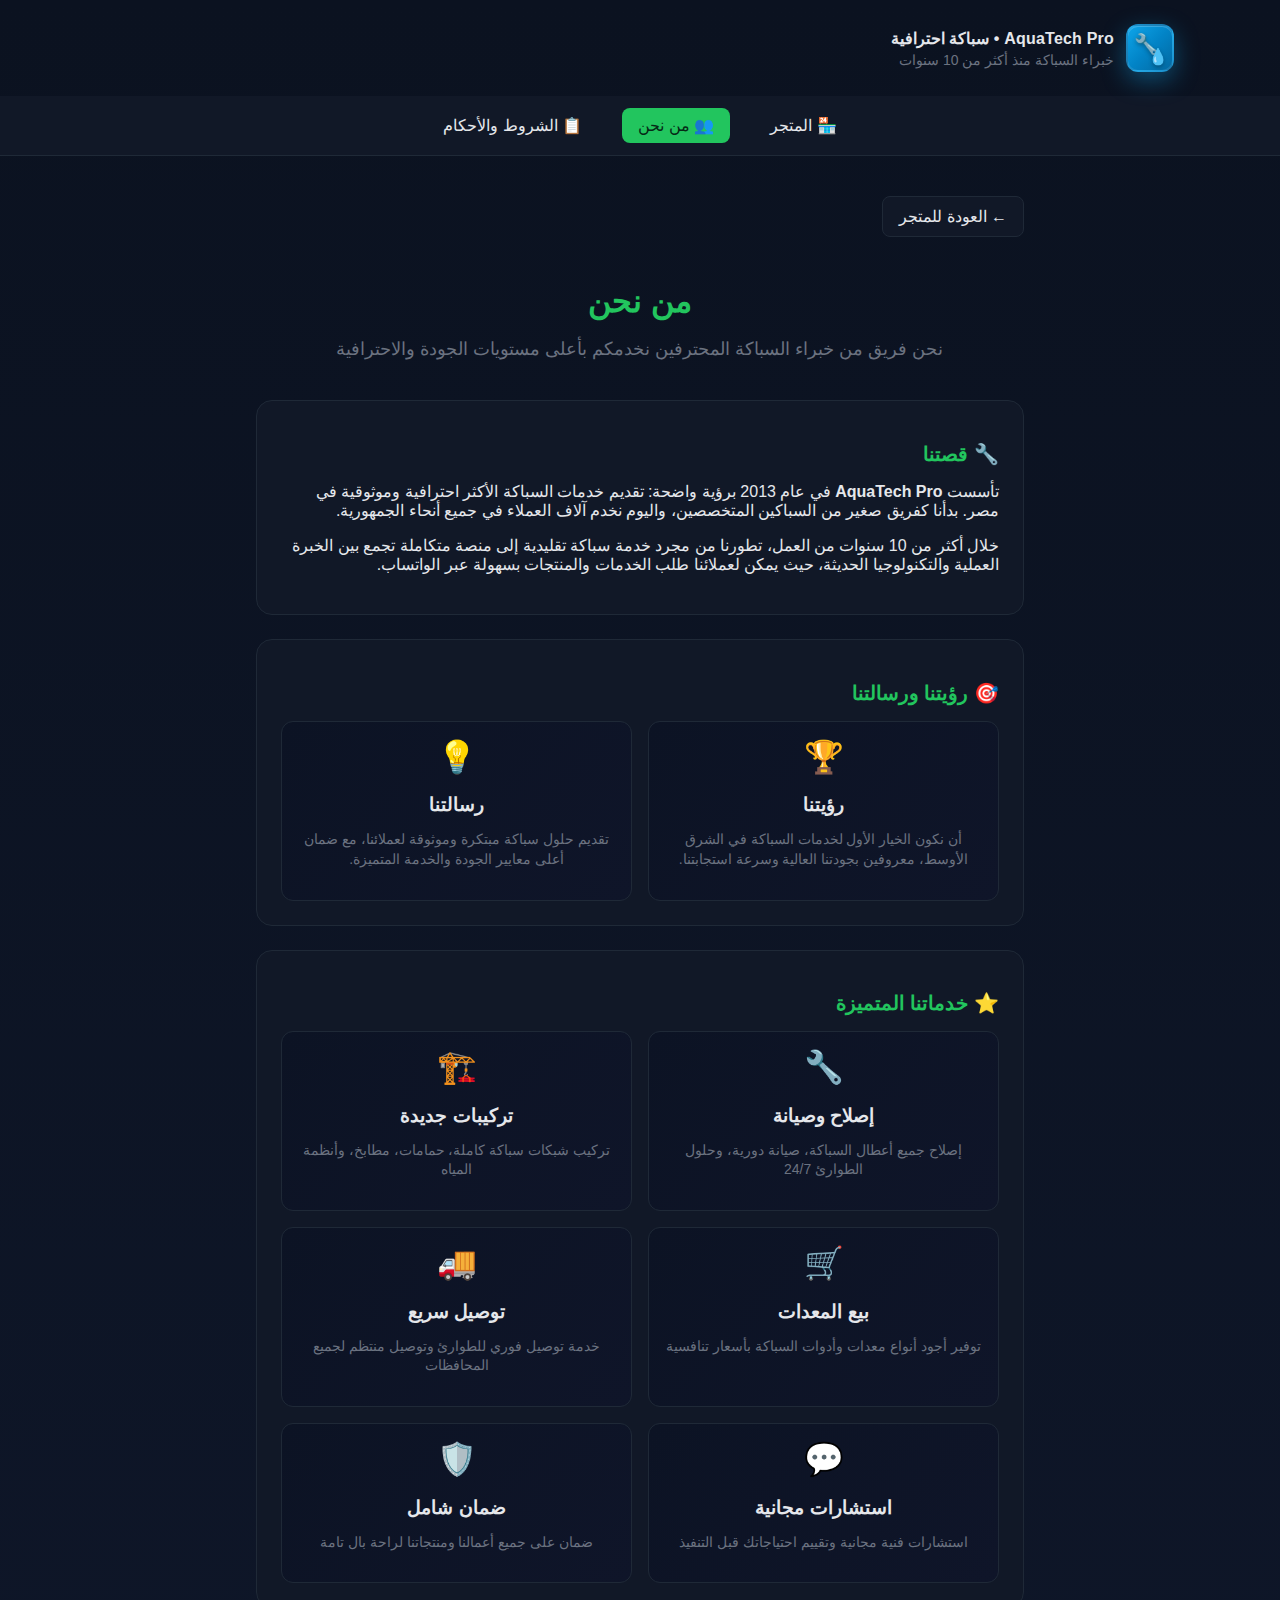
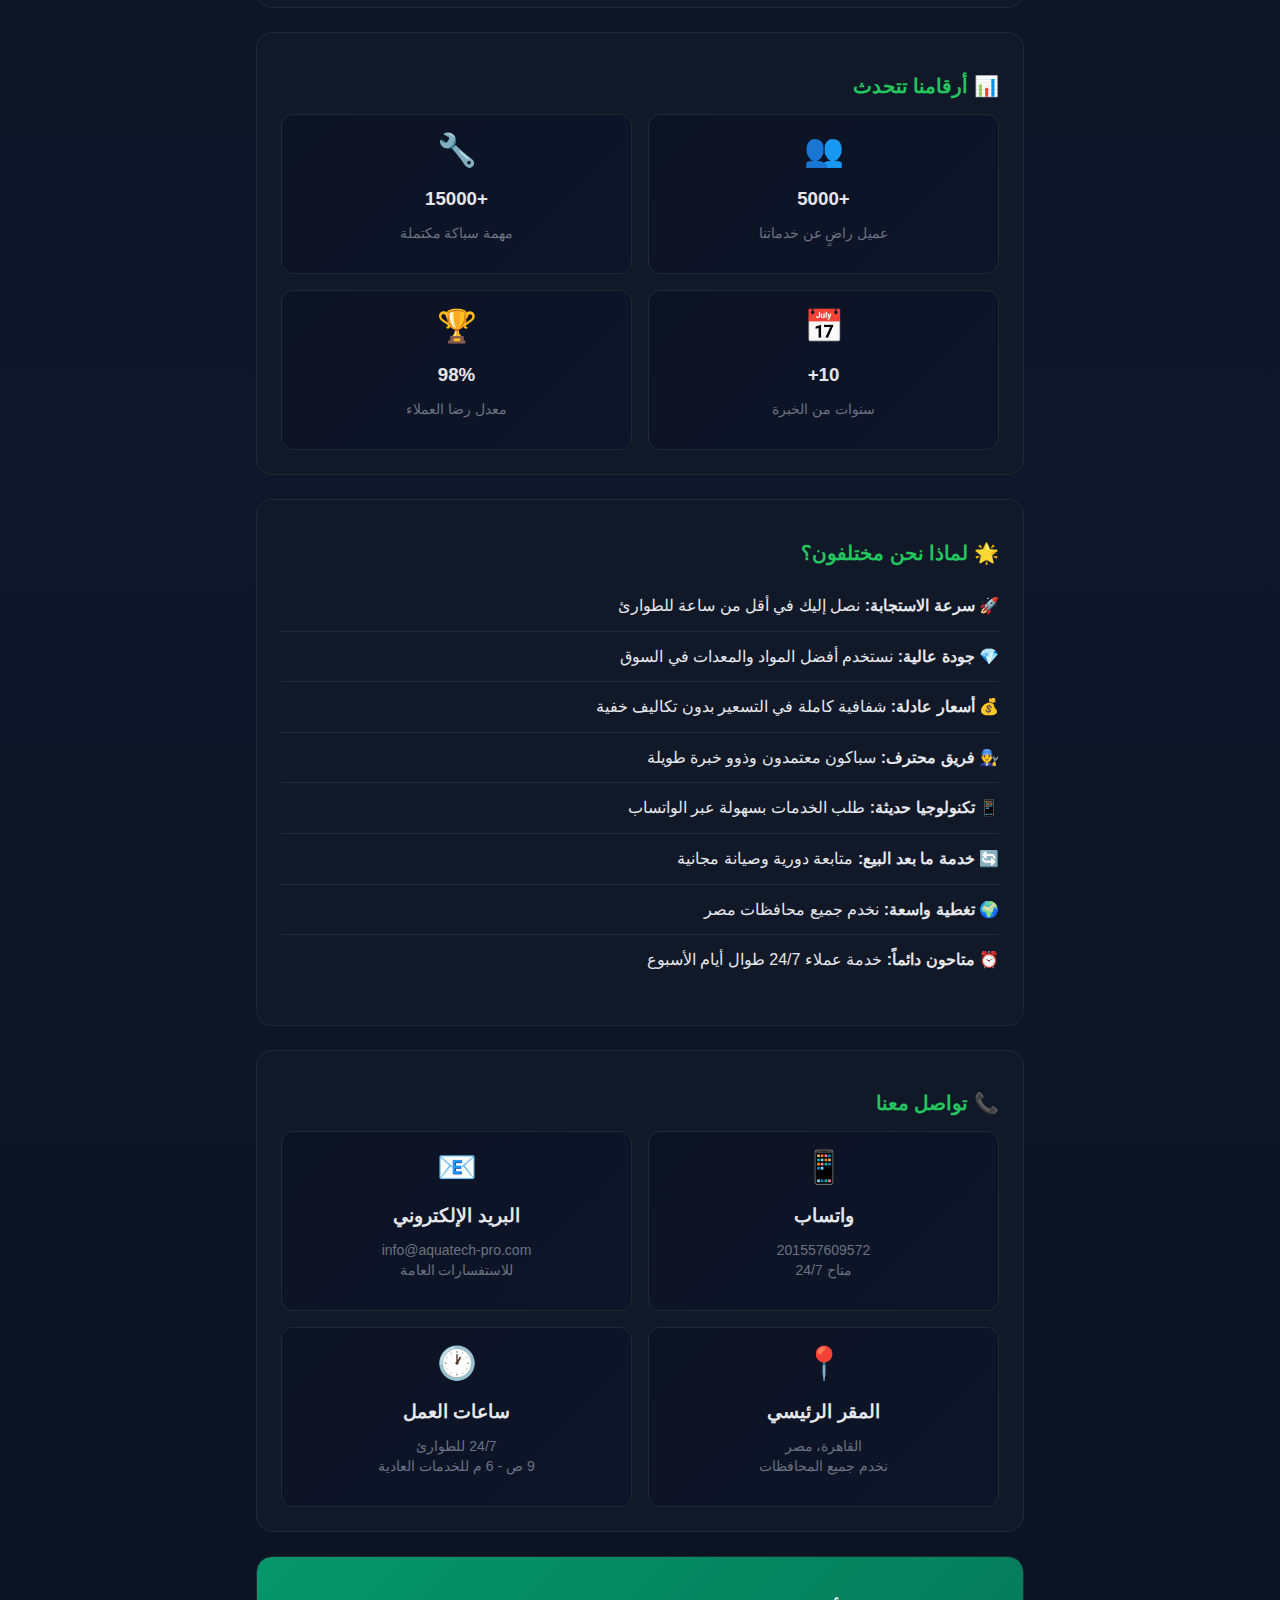
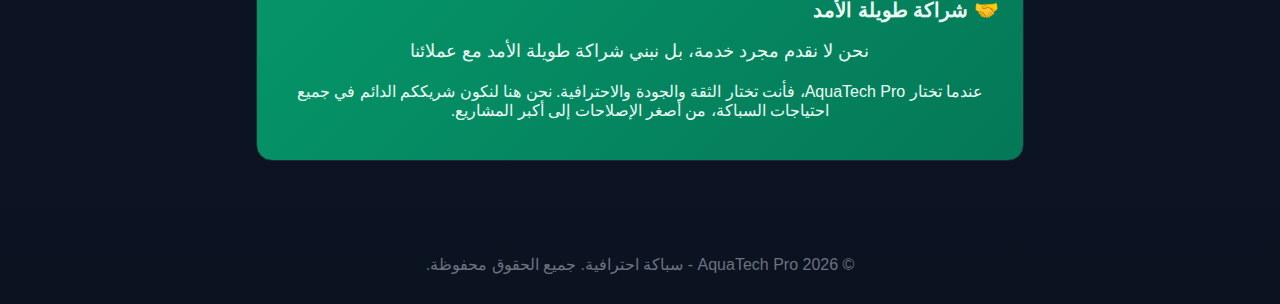
<file: about.html>
<!doctype html>
<html lang="ar" dir="rtl">
<head>
  <meta charset="utf-8">
  <title>من نحن - AquaTech Pro</title>
  <meta name="viewport" content="width=device-width, initial-scale=1">
  <meta name="description" content="تعرف على AquaTech Pro - خبراء السباكة في مصر. أكثر من 10 سنوات في خدمات السباكة الاحترافية والتوصيل السريع">
  <meta name="keywords" content="AquaTech Pro, سباكة, خدمات سباكة, مصر, سباك محترف">
  
  <!-- Open Graph Meta Tags -->
  <meta property="og:title" content="من نحن - AquaTech Pro">
  <meta property="og:description" content="تعرف على AquaTech Pro - خبراء السباكة في مصر. أكثر من 10 سنوات في خدمات السباكة الاحترافية">
  <meta property="og:type" content="website">
  <meta property="og:url" content="https://mr-coder-2707.github.io/store1-test/about.html">
  <meta property="og:image" content="https://mr-coder-2707.github.io/store1-test/img/icon.png">
  <meta property="og:site_name" content="AquaTech Pro">
  <meta property="og:locale" content="ar_EG">
  
  <!-- Twitter Card Meta Tags -->
  <meta name="twitter:card" content="summary_large_image">
  <meta name="twitter:title" content="من نحن - AquaTech Pro">
  <meta name="twitter:description" content="تعرف على AquaTech Pro - خبراء السباكة في مصر">
  <meta name="twitter:image" content="https://mr-coder-2707.github.io/store1-test/img/icon.png">
  <meta property="og:url" content="https://mr-coder-2707.github.io/store1-test/">

  
  <link rel="stylesheet" href="style.css">
  <link rel="icon" type="image/png" href="img/icon.png">
</head>
  <link rel="icon" type="image/png" href="img/icon.png">
</head>
<body>
  <header>
    <div class="brand">
      <div class="logo" aria-hidden="true"></div>
      <div>
        <div class="title">AquaTech Pro • سباكة احترافية</div>
        <div class="subtitle">خبراء السباكة منذ أكثر من 10 سنوات</div>
      </div>
    </div>
  </header>

  <nav>
    <div class="nav-container">
      <a href="index.html" class="nav-link">🏪 المتجر</a>
      <a href="about.html" class="nav-link active">👥 من نحن</a>
      <a href="terms.html" class="nav-link">📋 الشروط والأحكام</a>
    </div>
  </nav>

  <main class="page-container">
    <a href="index.html" class="back-btn">
      ← العودة للمتجر
    </a>
    
    <div class="page-header">
      <h1 class="page-title">من نحن</h1>
      <p class="page-subtitle">نحن فريق من خبراء السباكة المحترفين نخدمكم بأعلى مستويات الجودة والاحترافية</p>
    </div>

    <div class="content-section">
      <h2 class="section-title">🔧 قصتنا</h2>
      <p>تأسست <strong>AquaTech Pro</strong> في عام 2013 برؤية واضحة: تقديم خدمات السباكة الأكثر احترافية وموثوقية في مصر. بدأنا كفريق صغير من السباكين المتخصصين، واليوم نخدم آلاف العملاء في جميع أنحاء الجمهورية.</p>
      
      <p>خلال أكثر من 10 سنوات من العمل، تطورنا من مجرد خدمة سباكة تقليدية إلى منصة متكاملة تجمع بين الخبرة العملية والتكنولوجيا الحديثة، حيث يمكن لعملائنا طلب الخدمات والمنتجات بسهولة عبر الواتساب.</p>
    </div>

    <div class="content-section">
      <h2 class="section-title">🎯 رؤيتنا ورسالتنا</h2>
      <div class="feature-grid">
        <div class="feature-card">
          <div class="feature-icon">🏆</div>
          <h3 class="feature-title">رؤيتنا</h3>
          <p class="feature-desc">أن نكون الخيار الأول لخدمات السباكة في الشرق الأوسط، معروفين بجودتنا العالية وسرعة استجابتنا.</p>
        </div>
        <div class="feature-card">
          <div class="feature-icon">💡</div>
          <h3 class="feature-title">رسالتنا</h3>
          <p class="feature-desc">تقديم حلول سباكة مبتكرة وموثوقة لعملائنا، مع ضمان أعلى معايير الجودة والخدمة المتميزة.</p>
        </div>
      </div>
    </div>

    <div class="content-section">
      <h2 class="section-title">⭐ خدماتنا المتميزة</h2>
      <div class="feature-grid">
        <div class="feature-card">
          <div class="feature-icon">🔧</div>
          <h3 class="feature-title">إصلاح وصيانة</h3>
          <p class="feature-desc">إصلاح جميع أعطال السباكة، صيانة دورية، وحلول الطوارئ 24/7</p>
        </div>
        <div class="feature-card">
          <div class="feature-icon">🏗️</div>
          <h3 class="feature-title">تركيبات جديدة</h3>
          <p class="feature-desc">تركيب شبكات سباكة كاملة، حمامات، مطابخ، وأنظمة المياه</p>
        </div>
        <div class="feature-card">
          <div class="feature-icon">🛒</div>
          <h3 class="feature-title">بيع المعدات</h3>
          <p class="feature-desc">توفير أجود أنواع معدات وأدوات السباكة بأسعار تنافسية</p>
        </div>
        <div class="feature-card">
          <div class="feature-icon">🚚</div>
          <h3 class="feature-title">توصيل سريع</h3>
          <p class="feature-desc">خدمة توصيل فوري للطوارئ وتوصيل منتظم لجميع المحافظات</p>
        </div>
        <div class="feature-card">
          <div class="feature-icon">💬</div>
          <h3 class="feature-title">استشارات مجانية</h3>
          <p class="feature-desc">استشارات فنية مجانية وتقييم احتياجاتك قبل التنفيذ</p>
        </div>
        <div class="feature-card">
          <div class="feature-icon">🛡️</div>
          <h3 class="feature-title">ضمان شامل</h3>
          <p class="feature-desc">ضمان على جميع أعمالنا ومنتجاتنا لراحة بال تامة</p>
        </div>
      </div>
    </div>

    <div class="content-section">
      <h2 class="section-title">📊 أرقامنا تتحدث</h2>
      <div class="feature-grid">
        <div class="feature-card">
          <div class="feature-icon">👥</div>
          <h3 class="feature-title">+5000</h3>
          <p class="feature-desc">عميل راضٍ عن خدماتنا</p>
        </div>
        <div class="feature-card">
          <div class="feature-icon">🔧</div>
          <h3 class="feature-title">+15000</h3>
          <p class="feature-desc">مهمة سباكة مكتملة</p>
        </div>
        <div class="feature-card">
          <div class="feature-icon">📅</div>
          <h3 class="feature-title">10+</h3>
          <p class="feature-desc">سنوات من الخبرة</p>
        </div>
        <div class="feature-card">
          <div class="feature-icon">🏆</div>
          <h3 class="feature-title">98%</h3>
          <p class="feature-desc">معدل رضا العملاء</p>
        </div>
      </div>
    </div>

    <div class="content-section">
      <h2 class="section-title">🌟 لماذا نحن مختلفون؟</h2>
      <ul class="terms-list">
        <li><strong>🚀 سرعة الاستجابة:</strong> نصل إليك في أقل من ساعة للطوارئ</li>
        <li><strong>💎 جودة عالية:</strong> نستخدم أفضل المواد والمعدات في السوق</li>
        <li><strong>💰 أسعار عادلة:</strong> شفافية كاملة في التسعير بدون تكاليف خفية</li>
        <li><strong>👨‍🔧 فريق محترف:</strong> سباكون معتمدون وذوو خبرة طويلة</li>
        <li><strong>📱 تكنولوجيا حديثة:</strong> طلب الخدمات بسهولة عبر الواتساب</li>
        <li><strong>🔄 خدمة ما بعد البيع:</strong> متابعة دورية وصيانة مجانية</li>
        <li><strong>🌍 تغطية واسعة:</strong> نخدم جميع محافظات مصر</li>
        <li><strong>⏰ متاحون دائماً:</strong> خدمة عملاء 24/7 طوال أيام الأسبوع</li>
      </ul>
    </div>

    <div class="content-section">
      <h2 class="section-title">📞 تواصل معنا</h2>
      <div class="feature-grid">
        <div class="feature-card">
          <div class="feature-icon">📱</div>
          <h3 class="feature-title">واتساب</h3>
          <p class="feature-desc">201557609572<br>متاح 24/7</p>
        </div>
        <div class="feature-card">
          <div class="feature-icon">📧</div>
          <h3 class="feature-title">البريد الإلكتروني</h3>
          <p class="feature-desc">info@aquatech-pro.com<br>للاستفسارات العامة</p>
        </div>
        <div class="feature-card">
          <div class="feature-icon">📍</div>
          <h3 class="feature-title">المقر الرئيسي</h3>
          <p class="feature-desc">القاهرة، مصر<br>نخدم جميع المحافظات</p>
        </div>
        <div class="feature-card">
          <div class="feature-icon">🕐</div>
          <h3 class="feature-title">ساعات العمل</h3>
          <p class="feature-desc">24/7 للطوارئ<br>9 ص - 6 م للخدمات العادية</p>
        </div>
      </div>
    </div>

    <div class="content-section" style="text-align: center; background: linear-gradient(135deg, #059669, #047857); color: #ecfdf5;">
      <h2 class="section-title" style="color: #ecfdf5;">🤝 شراكة طويلة الأمد</h2>
      <p style="font-size: 18px; margin-bottom: 20px;">نحن لا نقدم مجرد خدمة، بل نبني شراكة طويلة الأمد مع عملائنا</p>
      <p>عندما تختار AquaTech Pro، فأنت تختار الثقة والجودة والاحترافية. نحن هنا لنكون شريككم الدائم في جميع احتياجات السباكة، من أصغر الإصلاحات إلى أكبر المشاريع.</p>
    </div>
  </main>

  <footer>
    © <span id="year"></span> AquaTech Pro - سباكة احترافية. جميع الحقوق محفوظة.
  </footer>

  <script>
    document.getElementById('year').textContent = new Date().getFullYear();
  </script>
</body>
</html>
</file>
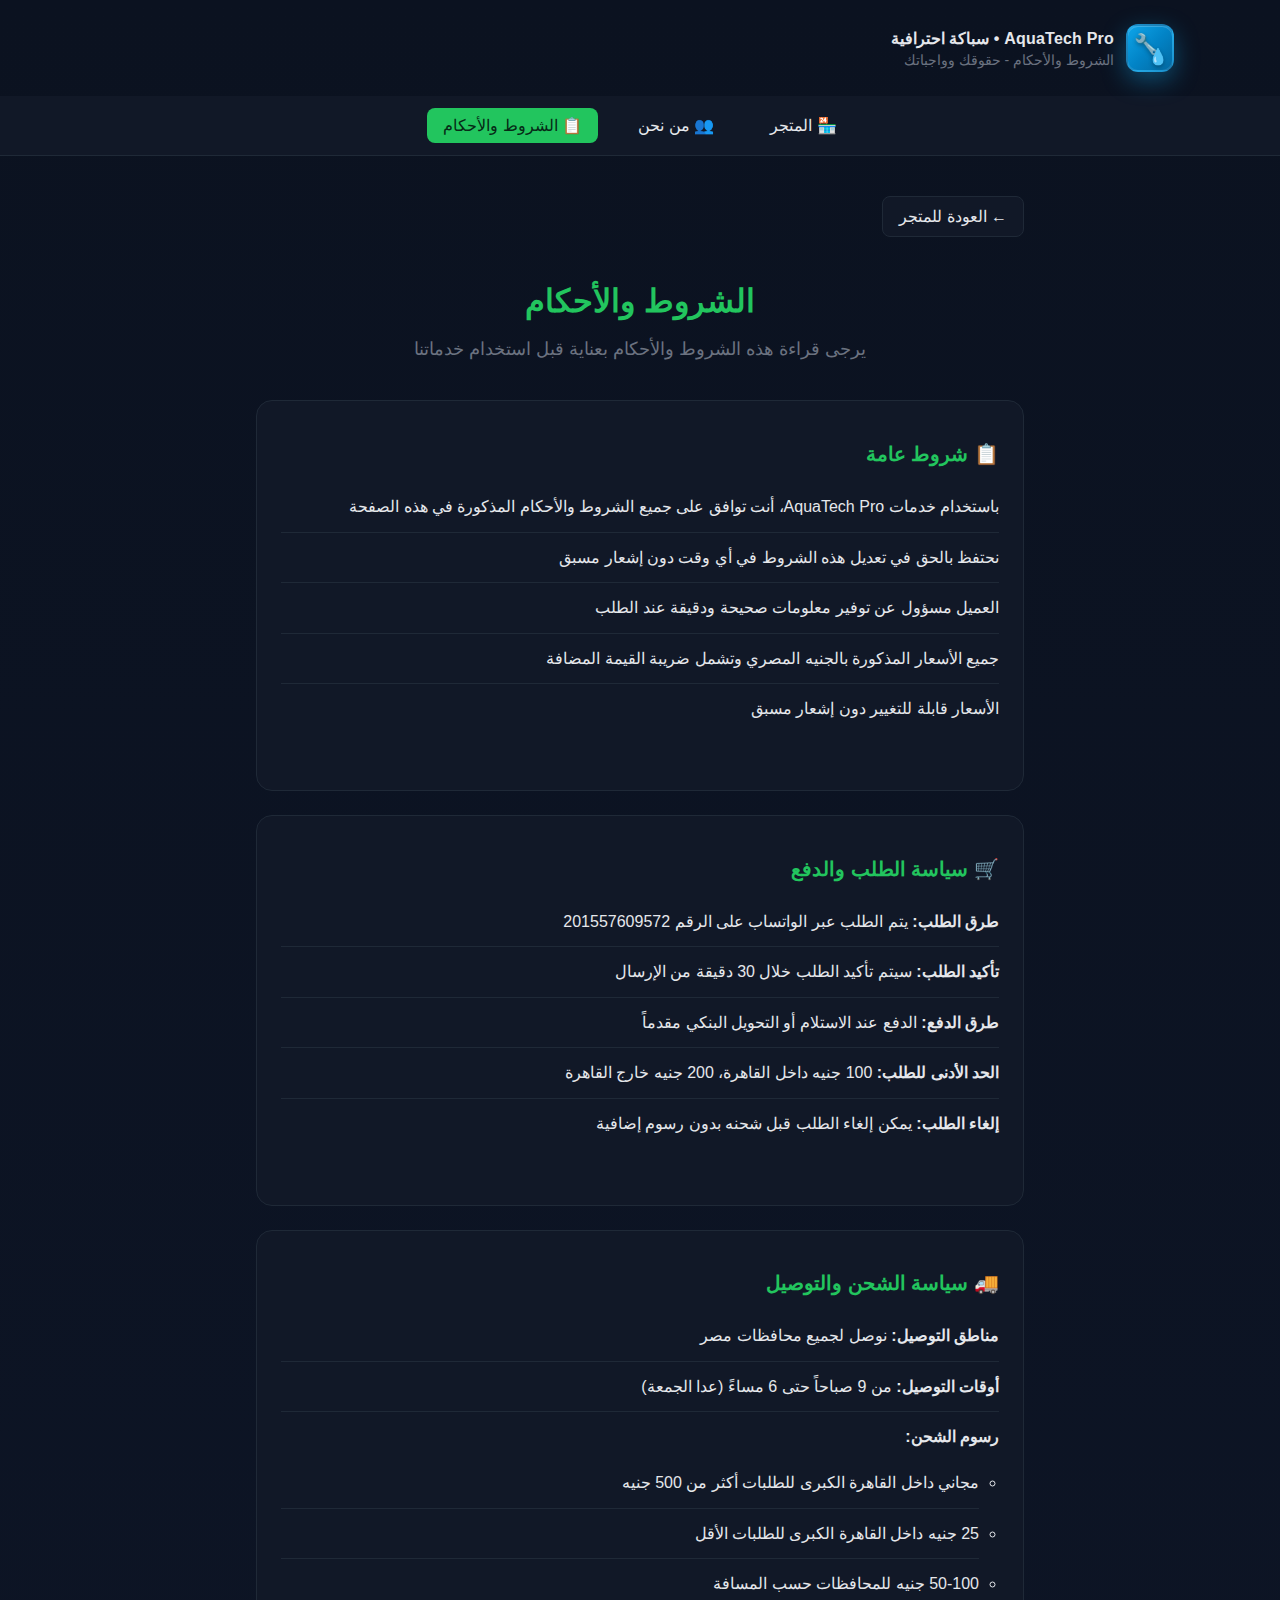
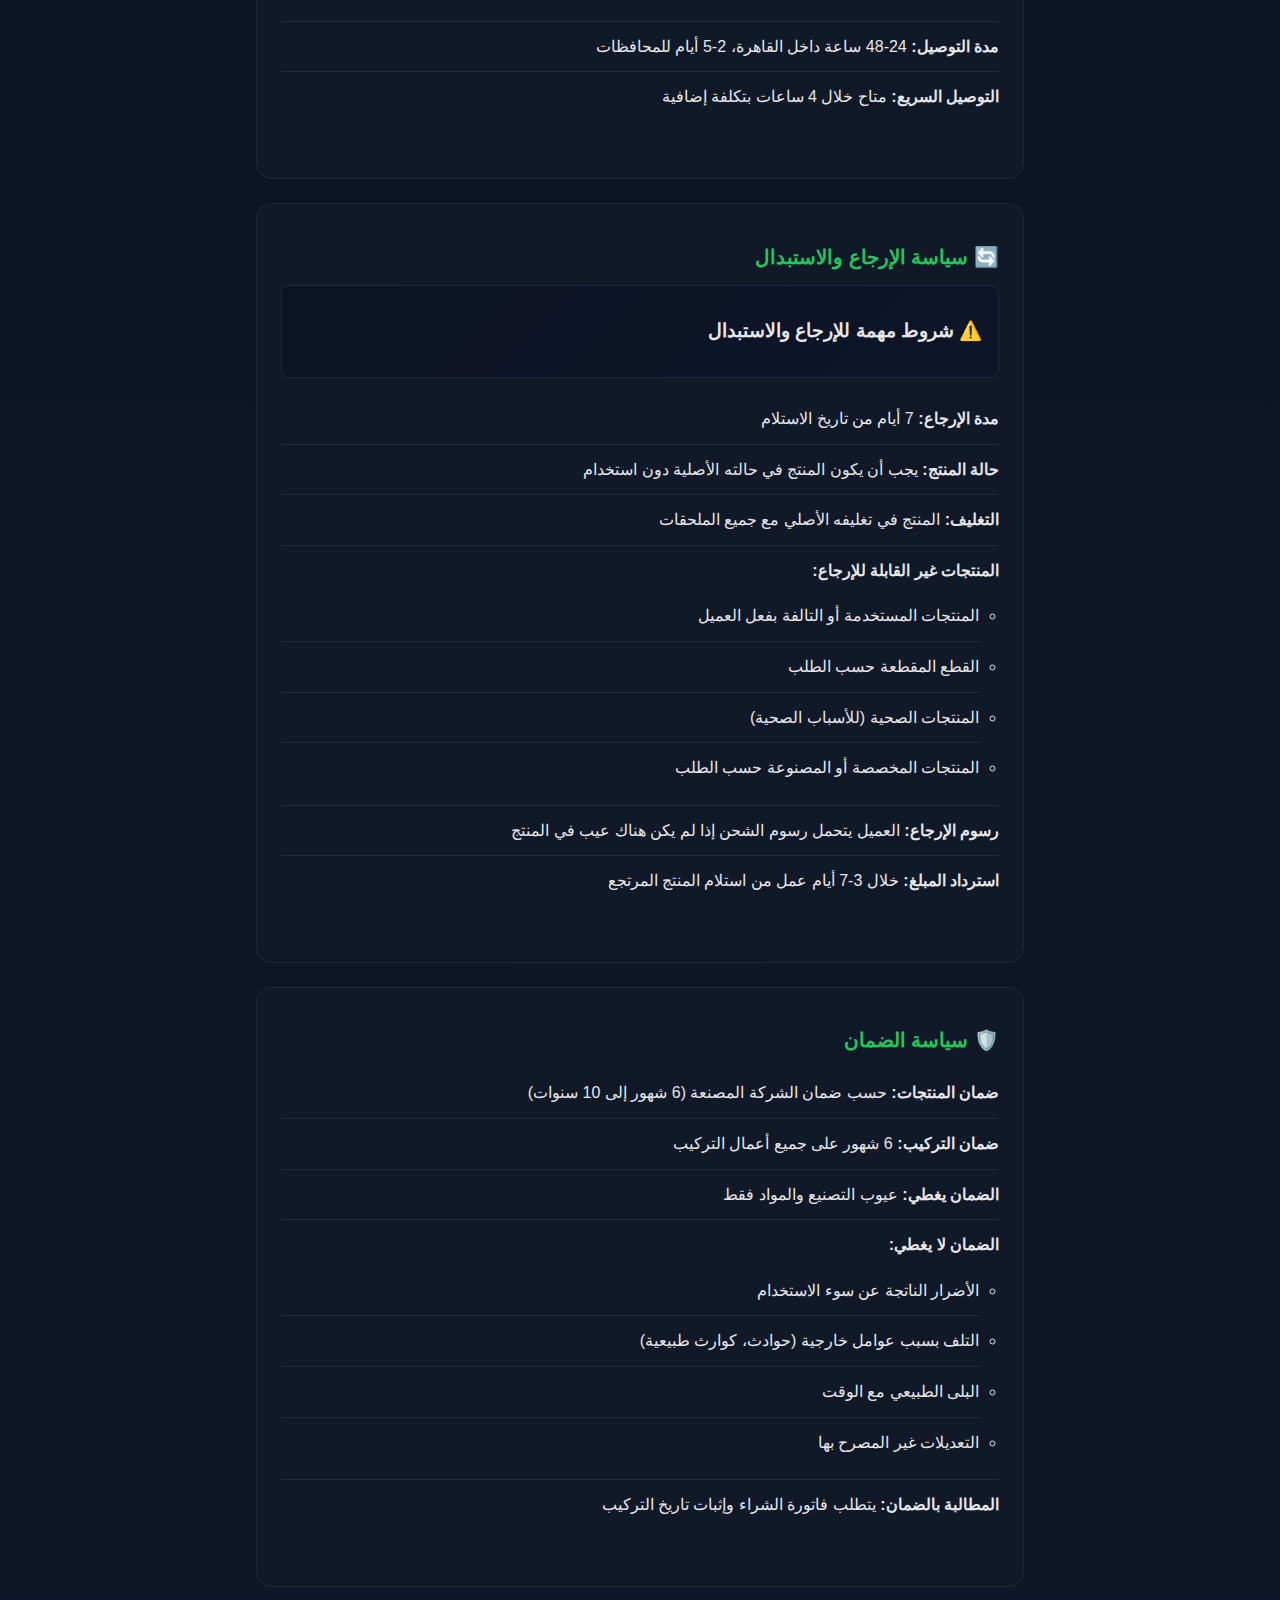
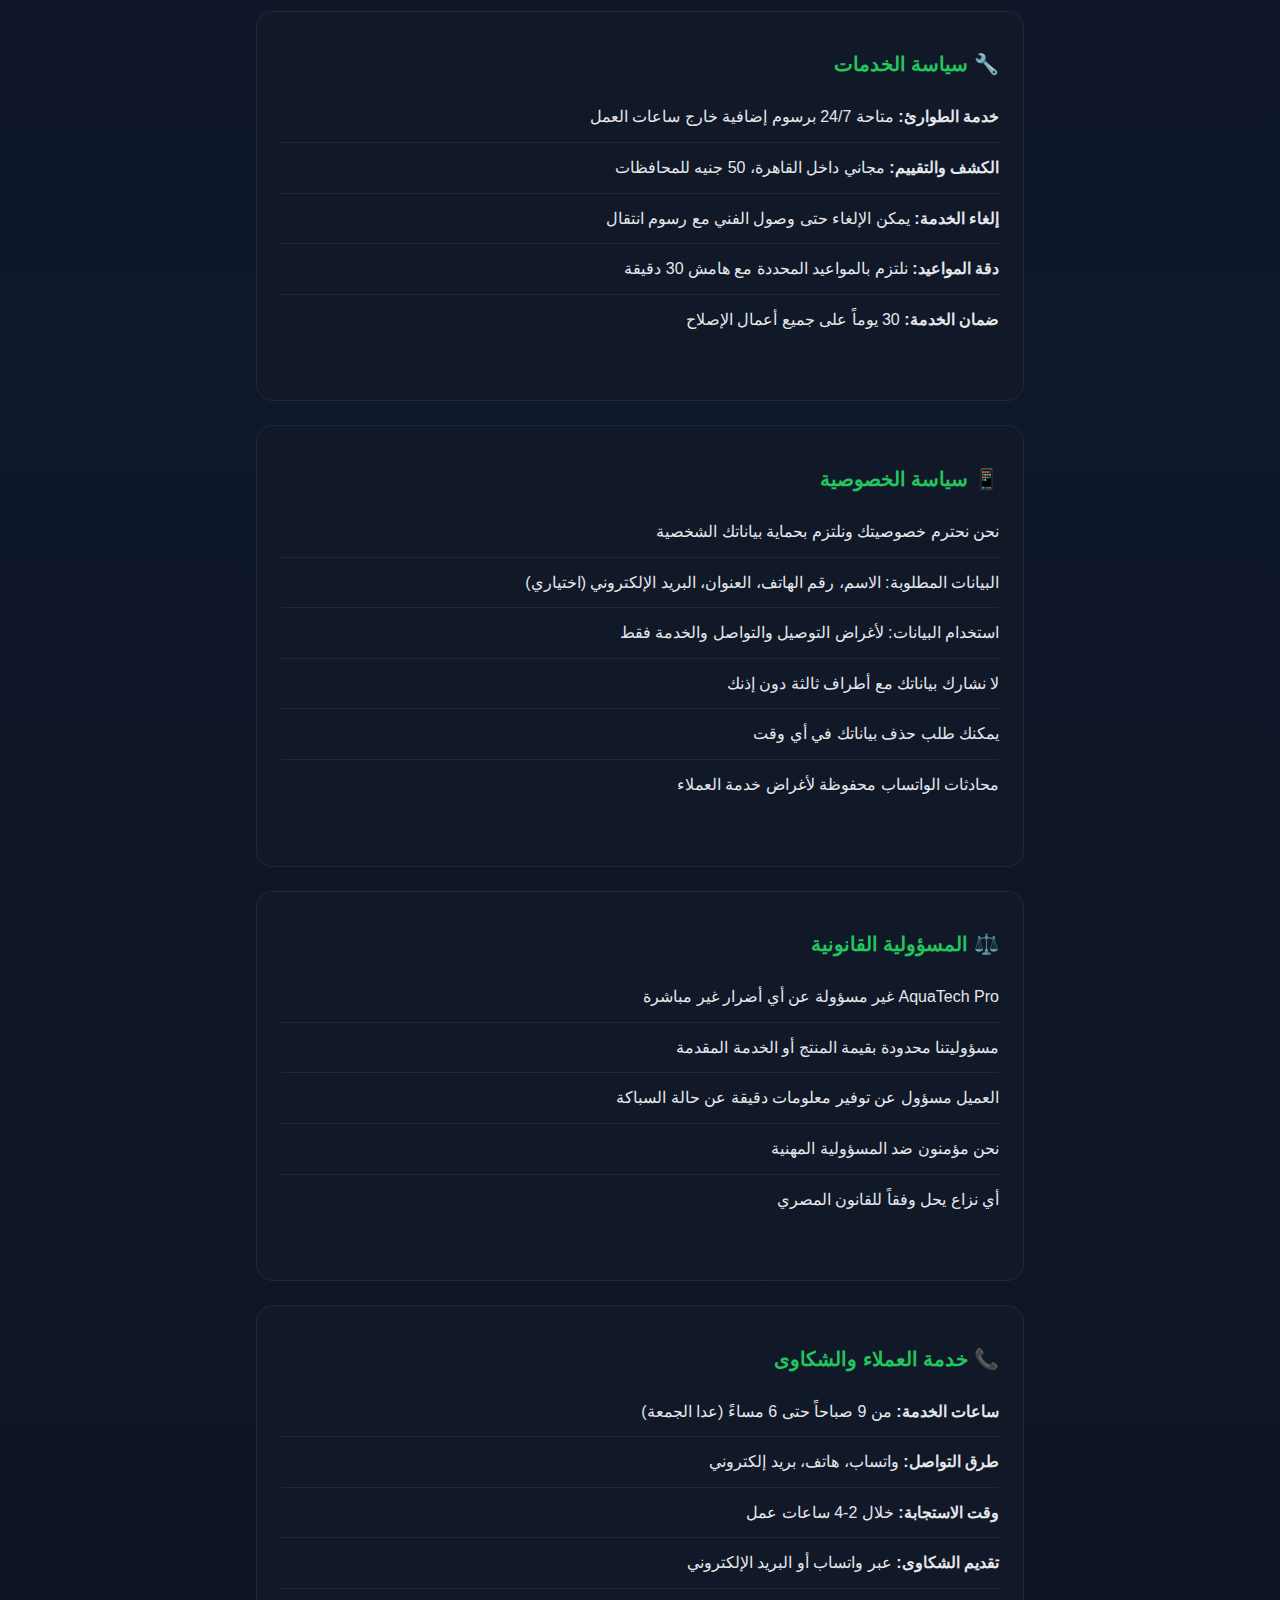
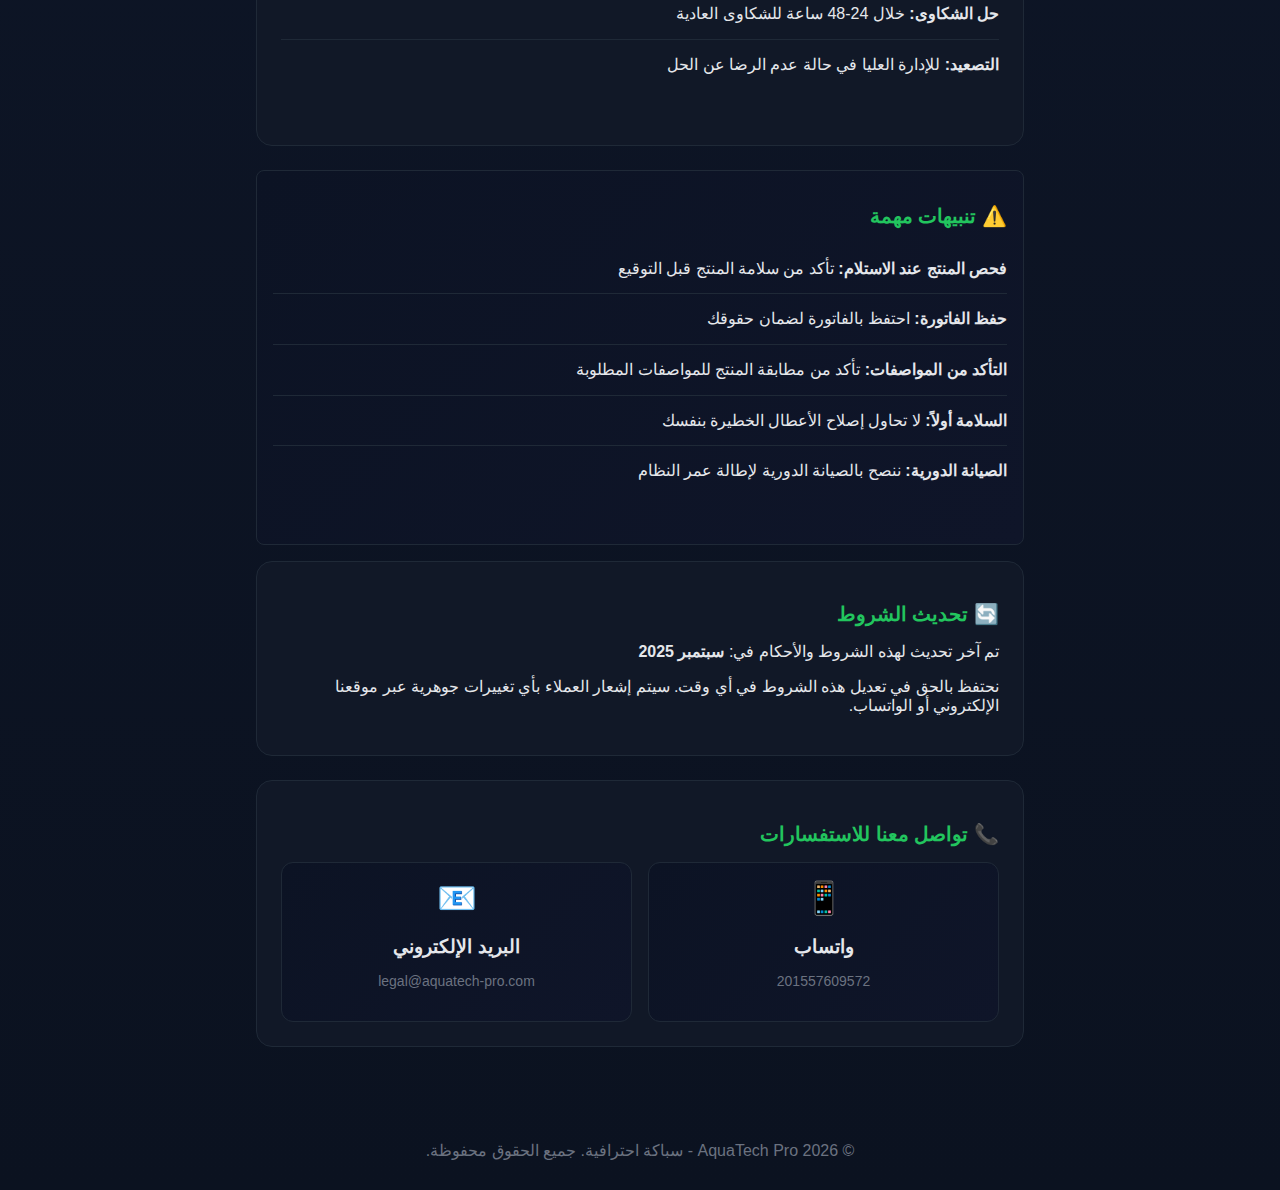
<file: terms.html>
<!doctype html>
<html lang="ar" dir="rtl">
<head>
  <meta charset="utf-8">
  <title>الشروط والأحكام - AquaTech Pro</title>
  <meta name="viewport" content="width=device-width, initial-scale=1">
  <meta name="description" content="الشروط والأحكام لاستخدام خدمات AquaTech Pro - سياسة الإرجاع والاستبدال والضمانات">
  <meta name="keywords" content="شروط وأحكام, سياسة الإرجاع, ضمان, AquaTech Pro">
  
  <!-- Open Graph Meta Tags -->
  <meta property="og:title" content="الشروط والأحكام - AquaTech Pro">
  <meta property="og:description" content="تعرف على شروط وأحكام استخدام خدمات AquaTech Pro">
  <meta property="og:type" content="website">
  <meta property="og:url" content="https://aquatech-pro.com/terms">
  <meta property="og:image" content="https://aquatech-pro.com/img/logo-og.png">
  
  <link rel="stylesheet" href="style.css">
  <link rel="icon" type="image/png" href="img/favicon.png">
</head>
<body>
  <header>
    <div class="brand">
      <div class="logo" aria-hidden="true"></div>
      <div>
        <div class="title">AquaTech Pro • سباكة احترافية</div>
        <div class="subtitle">الشروط والأحكام - حقوقك وواجباتك</div>
      </div>
    </div>
  </header>

  <nav>
    <div class="nav-container">
      <a href="index.html" class="nav-link">🏪 المتجر</a>
      <a href="about.html" class="nav-link">👥 من نحن</a>
      <a href="terms.html" class="nav-link active">📋 الشروط والأحكام</a>
    </div>
  </nav>

  <main class="page-container">
    <a href="index.html" class="back-btn">
      ← العودة للمتجر
    </a>
    
    <div class="page-header">
      <h1 class="page-title">الشروط والأحكام</h1>
      <p class="page-subtitle">يرجى قراءة هذه الشروط والأحكام بعناية قبل استخدام خدماتنا</p>
    </div>

    <div class="content-section">
      <h2 class="section-title">📋 شروط عامة</h2>
      <div class="terms-section">
        <ul class="terms-list">
          <li>باستخدام خدمات AquaTech Pro، أنت توافق على جميع الشروط والأحكام المذكورة في هذه الصفحة</li>
          <li>نحتفظ بالحق في تعديل هذه الشروط في أي وقت دون إشعار مسبق</li>
          <li>العميل مسؤول عن توفير معلومات صحيحة ودقيقة عند الطلب</li>
          <li>جميع الأسعار المذكورة بالجنيه المصري وتشمل ضريبة القيمة المضافة</li>
          <li>الأسعار قابلة للتغيير دون إشعار مسبق</li>
        </ul>
      </div>
    </div>

    <div class="content-section">
      <h2 class="section-title">🛒 سياسة الطلب والدفع</h2>
      <div class="terms-section">
        <ul class="terms-list">
          <li><strong>طرق الطلب:</strong> يتم الطلب عبر الواتساب على الرقم 201557609572</li>
          <li><strong>تأكيد الطلب:</strong> سيتم تأكيد الطلب خلال 30 دقيقة من الإرسال</li>
          <li><strong>طرق الدفع:</strong> الدفع عند الاستلام أو التحويل البنكي مقدماً</li>
          <li><strong>الحد الأدنى للطلب:</strong> 100 جنيه داخل القاهرة، 200 جنيه خارج القاهرة</li>
          <li><strong>إلغاء الطلب:</strong> يمكن إلغاء الطلب قبل شحنه بدون رسوم إضافية</li>
        </ul>
      </div>
    </div>

    <div class="content-section">
      <h2 class="section-title">🚚 سياسة الشحن والتوصيل</h2>
      <div class="terms-section">
        <ul class="terms-list">
          <li><strong>مناطق التوصيل:</strong> نوصل لجميع محافظات مصر</li>
          <li><strong>أوقات التوصيل:</strong> من 9 صباحاً حتى 6 مساءً (عدا الجمعة)</li>
          <li><strong>رسوم الشحن:</strong>
            <ul style="margin-top: 8px; padding-right: 20px;">
              <li>مجاني داخل القاهرة الكبرى للطلبات أكثر من 500 جنيه</li>
              <li>25 جنيه داخل القاهرة الكبرى للطلبات الأقل</li>
              <li>50-100 جنيه للمحافظات حسب المسافة</li>
            </ul>
          </li>
          <li><strong>مدة التوصيل:</strong> 24-48 ساعة داخل القاهرة، 2-5 أيام للمحافظات</li>
          <li><strong>التوصيل السريع:</strong> متاح خلال 4 ساعات بتكلفة إضافية</li>
        </ul>
      </div>
    </div>

    <div class="content-section">
      <h2 class="section-title">🔄 سياسة الإرجاع والاستبدال</h2>
      <div class="terms-highlight">
        <h3>⚠️ شروط مهمة للإرجاع والاستبدال</h3>
      </div>
      <div class="terms-section">
        <ul class="terms-list">
          <li><strong>مدة الإرجاع:</strong> 7 أيام من تاريخ الاستلام</li>
          <li><strong>حالة المنتج:</strong> يجب أن يكون المنتج في حالته الأصلية دون استخدام</li>
          <li><strong>التغليف:</strong> المنتج في تغليفه الأصلي مع جميع الملحقات</li>
          <li><strong>المنتجات غير القابلة للإرجاع:</strong>
            <ul style="margin-top: 8px; padding-right: 20px;">
              <li>المنتجات المستخدمة أو التالفة بفعل العميل</li>
              <li>القطع المقطعة حسب الطلب</li>
              <li>المنتجات الصحية (للأسباب الصحية)</li>
              <li>المنتجات المخصصة أو المصنوعة حسب الطلب</li>
            </ul>
          </li>
          <li><strong>رسوم الإرجاع:</strong> العميل يتحمل رسوم الشحن إذا لم يكن هناك عيب في المنتج</li>
          <li><strong>استرداد المبلغ:</strong> خلال 3-7 أيام عمل من استلام المنتج المرتجع</li>
        </ul>
      </div>
    </div>

    <div class="content-section">
      <h2 class="section-title">🛡️ سياسة الضمان</h2>
      <div class="terms-section">
        <ul class="terms-list">
          <li><strong>ضمان المنتجات:</strong> حسب ضمان الشركة المصنعة (6 شهور إلى 10 سنوات)</li>
          <li><strong>ضمان التركيب:</strong> 6 شهور على جميع أعمال التركيب</li>
          <li><strong>الضمان يغطي:</strong> عيوب التصنيع والمواد فقط</li>
          <li><strong>الضمان لا يغطي:</strong>
            <ul style="margin-top: 8px; padding-right: 20px;">
              <li>الأضرار الناتجة عن سوء الاستخدام</li>
              <li>التلف بسبب عوامل خارجية (حوادث، كوارث طبيعية)</li>
              <li>البلى الطبيعي مع الوقت</li>
              <li>التعديلات غير المصرح بها</li>
            </ul>
          </li>
          <li><strong>المطالبة بالضمان:</strong> يتطلب فاتورة الشراء وإثبات تاريخ التركيب</li>
        </ul>
      </div>
    </div>

    <div class="content-section">
      <h2 class="section-title">🔧 سياسة الخدمات</h2>
      <div class="terms-section">
        <ul class="terms-list">
          <li><strong>خدمة الطوارئ:</strong> متاحة 24/7 برسوم إضافية خارج ساعات العمل</li>
          <li><strong>الكشف والتقييم:</strong> مجاني داخل القاهرة، 50 جنيه للمحافظات</li>
          <li><strong>إلغاء الخدمة:</strong> يمكن الإلغاء حتى وصول الفني مع رسوم انتقال</li>
          <li><strong>دقة المواعيد:</strong> نلتزم بالمواعيد المحددة مع هامش 30 دقيقة</li>
          <li><strong>ضمان الخدمة:</strong> 30 يوماً على جميع أعمال الإصلاح</li>
        </ul>
      </div>
    </div>

    <div class="content-section">
      <h2 class="section-title">📱 سياسة الخصوصية</h2>
      <div class="terms-section">
        <ul class="terms-list">
          <li>نحن نحترم خصوصيتك ونلتزم بحماية بياناتك الشخصية</li>
          <li>البيانات المطلوبة: الاسم، رقم الهاتف، العنوان، البريد الإلكتروني (اختياري)</li>
          <li>استخدام البيانات: لأغراض التوصيل والتواصل والخدمة فقط</li>
          <li>لا نشارك بياناتك مع أطراف ثالثة دون إذنك</li>
          <li>يمكنك طلب حذف بياناتك في أي وقت</li>
          <li>محادثات الواتساب محفوظة لأغراض خدمة العملاء</li>
        </ul>
      </div>
    </div>

    <div class="content-section">
      <h2 class="section-title">⚖️ المسؤولية القانونية</h2>
      <div class="terms-section">
        <ul class="terms-list">
          <li>AquaTech Pro غير مسؤولة عن أي أضرار غير مباشرة</li>
          <li>مسؤوليتنا محدودة بقيمة المنتج أو الخدمة المقدمة</li>
          <li>العميل مسؤول عن توفير معلومات دقيقة عن حالة السباكة</li>
          <li>نحن مؤمنون ضد المسؤولية المهنية</li>
          <li>أي نزاع يحل وفقاً للقانون المصري</li>
        </ul>
      </div>
    </div>

    <div class="content-section">
      <h2 class="section-title">📞 خدمة العملاء والشكاوى</h2>
      <div class="terms-section">
        <ul class="terms-list">
          <li><strong>ساعات الخدمة:</strong> من 9 صباحاً حتى 6 مساءً (عدا الجمعة)</li>
          <li><strong>طرق التواصل:</strong> واتساب، هاتف، بريد إلكتروني</li>
          <li><strong>وقت الاستجابة:</strong> خلال 2-4 ساعات عمل</li>
          <li><strong>تقديم الشكاوى:</strong> عبر واتساب أو البريد الإلكتروني</li>
          <li><strong>حل الشكاوى:</strong> خلال 24-48 ساعة للشكاوى العادية</li>
          <li><strong>التصعيد:</strong> للإدارة العليا في حالة عدم الرضا عن الحل</li>
        </ul>
      </div>
    </div>

    <div class="content-section terms-highlight">
      <h2 class="section-title">⚠️ تنبيهات مهمة</h2>
      <div class="terms-section">
        <ul class="terms-list">
          <li><strong>فحص المنتج عند الاستلام:</strong> تأكد من سلامة المنتج قبل التوقيع</li>
          <li><strong>حفظ الفاتورة:</strong> احتفظ بالفاتورة لضمان حقوقك</li>
          <li><strong>التأكد من المواصفات:</strong> تأكد من مطابقة المنتج للمواصفات المطلوبة</li>
          <li><strong>السلامة أولاً:</strong> لا تحاول إصلاح الأعطال الخطيرة بنفسك</li>
          <li><strong>الصيانة الدورية:</strong> ننصح بالصيانة الدورية لإطالة عمر النظام</li>
        </ul>
      </div>
    </div>

    <div class="content-section">
      <h2 class="section-title">🔄 تحديث الشروط</h2>
      <p>تم آخر تحديث لهذه الشروط والأحكام في: <strong>سبتمبر 2025</strong></p>
      <p>نحتفظ بالحق في تعديل هذه الشروط في أي وقت. سيتم إشعار العملاء بأي تغييرات جوهرية عبر موقعنا الإلكتروني أو الواتساب.</p>
    </div>

    <div class="content-section">
      <h2 class="section-title">📞 تواصل معنا للاستفسارات</h2>
      <div class="feature-grid">
        <div class="feature-card">
          <div class="feature-icon">📱</div>
          <h3 class="feature-title">واتساب</h3>
          <p class="feature-desc">201557609572</p>
        </div>
        <div class="feature-card">
          <div class="feature-icon">📧</div>
          <h3 class="feature-title">البريد الإلكتروني</h3>
          <p class="feature-desc">legal@aquatech-pro.com</p>
        </div>
      </div>
    </div>
  </main>

  <footer>
    © <span id="year"></span> AquaTech Pro - سباكة احترافية. جميع الحقوق محفوظة.
  </footer>

  <script>
    document.getElementById('year').textContent = new Date().getFullYear();
  </script>
</body>
</html>
</file>
<file: style.css>
/* AquaTech Pro - سباكة احترافية */
:root{
  --bg:#0f172a;
  --card:#111827;
  --muted:#6b7280;
  --text:#e5e7eb;
  --accent:#22c55e;
  --accent-2:#16a34a;
  --danger:#ef4444;
  --border: #1f2937;
  --chip:#0b1220;
}

*{box-sizing:border-box}

body{
  margin:0;
  font-family:'Segoe UI',Tahoma,Arial,Helvetica,sans-serif;
  background:linear-gradient(180deg,#0b1220, #0f172a 60%, #0b1220);
  color:var(--text);
  direction: rtl;
}

header{
  padding:24px 16px;
  max-width:1100px;
  margin-inline:auto;
  display:flex; gap:16px; align-items:center; justify-content:space-between;
}

.brand{display:flex; align-items:center; gap:12px}

.logo{
  width:48px;height:48px;border-radius:12px;
  background:linear-gradient(135deg, #0ea5e9 0%, #0284c7 50%, #0369a1 100%);
  position:relative; display:flex; align-items:center; justify-content:center;
  box-shadow:0 8px 25px rgba(14,165,233,.4), inset 0 1px 0 rgba(255,255,255,.2);
  border:2px solid rgba(255,255,255,.1);
}

.logo::before{
  content:'🔧'; font-size:20px; position:absolute; top:6px; left:6px;
  text-shadow:0 2px 4px rgba(0,0,0,.3);
}

.logo::after{
  content:'💧'; font-size:16px; position:absolute; bottom:4px; right:4px;
  text-shadow:0 2px 4px rgba(0,0,0,.3);
}

.title{font-weight:700; letter-spacing:.2px}
.subtitle{color:var(--muted); font-size:14px; margin-top:4px}

.search-section{
  max-width:1100px; margin:0 auto; padding:0 16px 20px;
}

.search-container{
  position:relative; max-width:400px; margin:0 auto;
}

.search-input{
  width:100%; padding:12px 16px 12px 45px; border-radius:12px;
  border:1px solid var(--border); background:var(--card);
  color:var(--text); font-size:16px; outline:none;
  transition:border-color .2s ease;
}

.search-input:focus{border-color:var(--accent)}

.search-icon{
  position:absolute; left:15px; top:50%; transform:translateY(-50%);
  color:var(--muted); font-size:18px;
}

.filter-tags{
  display:flex; gap:8px; margin-top:12px; flex-wrap:wrap; justify-content:center;
}

.filter-tag{
  padding:6px 12px; border-radius:20px; border:1px solid var(--border);
  background:var(--chip); color:var(--text); cursor:pointer;
  font-size:13px; transition:all .2s ease;
}

.filter-tag.active{background:var(--accent); color:#062a16; border-color:var(--accent)}
.filter-tag:hover{border-color:var(--accent)}

main{max-width:1100px; margin:0 auto; padding:8px 16px 80px}

.grid{
  display:grid;
  grid-template-columns:repeat(12,1fr);
  gap:16px;
}

.product{
  grid-column:span 12;
  background:var(--card); border:1px solid var(--border);
  border-radius:16px; overflow:hidden;
  display:flex; flex-direction:column;
  transition:transform .15s ease, box-shadow .15s ease;
}

.product:hover{ transform:translateY(-2px); box-shadow:0 10px 30px rgba(0,0,0,.25)}
.product img{ width:100%; aspect-ratio:4/3; object-fit:cover; background:#0a0f1e}
.product .body{ padding:14px}
.product h3{ margin:0 0 6px; font-size:18px}

.price{ color:#a7f3d0; font-weight:700}

.controls{ display:flex; gap:8px; align-items:center; margin-top:10px}

.qty{
  display:flex; align-items:center; gap:8px;
  background:var(--chip); border:1px solid var(--border); border-radius:10px;
  padding:6px 8px;
}

.qty button{
  background:#0f1324; border:1px solid var(--border); color:var(--text);
  width:28px; height:28px; border-radius:8px; cursor:pointer
}

.qty input{
  width:48px; text-align:center; background:transparent; border:none; color:var(--text); font-weight:600
}

.btn{
  background:var(--accent); color:#062a16;
  border:none; padding:10px 14px; border-radius:10px; font-weight:700; cursor:pointer
}

.btn.secondary{ background:#0f1324; color:var(--text); border:1px solid var(--border)}
.btn.danger{ background:var(--danger); color:#fff}

.btn.preview{ 
  background:#1e40af; color:#ffffff; font-size:16px; padding:8px 12px;
  min-width:44px; display:flex; align-items:center; justify-content:center;
  transition:all .2s ease;
}

.btn.preview:hover{
  background:#1d4ed8; transform:scale(1.05);
}

/* Product Preview Modal */
.modal-overlay{
  position:fixed; top:0; left:0; right:0; bottom:0;
  background:rgba(0,0,0,0.8); z-index:1000;
  display:none; align-items:center; justify-content:center;
  padding:16px; backdrop-filter:blur(4px);
}

.modal{
  background:var(--card); border:1px solid var(--border);
  border-radius:20px; max-width:600px; width:100%;
  max-height:90vh; overflow-y:auto; position:relative;
  animation:modalSlideIn 0.3s ease;
}

@keyframes modalSlideIn{
  from{transform:translateY(-50px); opacity:0}
  to{transform:translateY(0); opacity:1}
}

.modal-header{
  padding:20px 20px 0; display:flex; justify-content:space-between; align-items:center;
}

.modal-close{
  background:transparent; border:none; color:var(--muted);
  font-size:24px; cursor:pointer; padding:4px;
  border-radius:8px; transition:background .2s ease;
}

.modal-close:hover{background:var(--border)}
.modal-body{padding:0 20px 20px}

.preview-image{
  width:100%; aspect-ratio:1; object-fit:cover;
  border-radius:16px; margin-bottom:16px; background:#0a0f1e;
}

.preview-title{font-size:24px; font-weight:700; margin-bottom:8px}

.preview-category{
  display:inline-block; padding:4px 12px; border-radius:16px;
  background:var(--chip); color:var(--accent); font-size:12px;
  font-weight:600; margin-bottom:12px;
}

.preview-price{
  font-size:28px; color:var(--accent); font-weight:700; margin-bottom:16px;
}

.preview-description{
  color:var(--muted); line-height:1.6; margin-bottom:20px;
  font-size:15px;
}

.preview-controls{
  display:flex; gap:12px; align-items:center; flex-wrap:wrap;
}

.preview-qty{
  display:flex; align-items:center; gap:8px;
  background:var(--chip); border:1px solid var(--border); border-radius:12px;
  padding:8px 12px;
}

.preview-qty button{
  background:transparent; border:none; color:var(--text);
  width:32px; height:32px; border-radius:8px; cursor:pointer;
  display:flex; align-items:center; justify-content:center;
  font-size:18px; transition:background .2s ease;
}

.preview-qty button:hover{background:var(--border)}

.preview-qty input{
  width:60px; text-align:center; background:transparent; border:none;
  color:var(--text); font-weight:600; font-size:16px;
}

.cart{
  grid-column:span 12;
  background:var(--card); border:1px solid var(--border);
  border-radius:16px; padding:20px; position:relative;
}

.cart-header{
  display:flex; justify-content:space-between; align-items:center; margin-bottom:16px;
}

.cart-counter{
  background:var(--accent); color:#062a16; padding:4px 10px; border-radius:12px;
  font-weight:700; font-size:12px; min-width:24px; text-align:center;
}

.cart h2{ margin:0; display:flex; align-items:center; gap:10px}
.cart-items{ display:flex; flex-direction:column; gap:12px}

.cart-item{
  display:grid; grid-template-columns:64px 1fr auto auto; gap:12px; align-items:center;
  background: linear-gradient(135deg, #0c1324, #0f1529); 
  border:1px solid var(--border); border-radius:14px; padding:12px;
  transition:transform .2s ease, box-shadow .2s ease;
}

.cart-item:hover{transform:translateY(-1px); box-shadow:0 4px 12px rgba(0,0,0,.2)}
.cart-item img{ width:64px; height:64px; object-fit:cover; border-radius:10px}
.cart-item-info{display:flex; flex-direction:column; gap:4px}
.cart-item-name{font-weight:600; font-size:15px}
.cart-item-price{color:var(--accent); font-weight:600; font-size:13px}

.cart-qty-controls{
  display:flex; align-items:center; gap:8px;
  background:var(--chip); border:1px solid var(--border); border-radius:10px;
  padding:4px 6px;
}

.cart-qty-controls button{
  background:transparent; border:none; color:var(--text);
  width:24px; height:24px; border-radius:6px; cursor:pointer;
  display:flex; align-items:center; justify-content:center;
  transition:background .2s ease;
}

.cart-qty-controls button:hover{background:var(--border)}

.cart-qty-display{
  min-width:28px; text-align:center; font-weight:600; font-size:14px;
}

.empty-cart{
  text-align:center; padding:40px 20px; color:var(--muted);
}

.empty-cart-icon{font-size:48px; margin-bottom:12px; opacity:0.5}

.cart-summary{
  background:linear-gradient(135deg, #0a0f1e, #0c1324);
  border:1px solid var(--border); border-radius:12px; padding:16px; margin-top:16px;
}

.summary-row{
  display:flex; justify-content:space-between; align-items:center; margin-bottom:8px;
}

.summary-row.total{
  border-top:1px dashed var(--border); padding-top:12px; margin-top:12px;
  font-size:18px; font-weight:700;
}

.summary-label{color:var(--muted); font-size:14px}
.summary-value{font-weight:600; color:var(--accent)}
.summary-value.total{color:var(--text); font-size:20px}

.muted{ color:var(--muted); font-size:13px}
.totals{ display:flex; justify-content:space-between; align-items:center; margin-top:12px; padding-top:12px; border-top:1px dashed var(--border)}
.checkout-bar{ display:flex; gap:8px; flex-wrap:wrap}

.form{
  display:grid; gap:10px; margin-top:12px
}

.field{
  display:grid; gap:6px
}

.field input{
  background:#0f1324; border:1px solid var(--border); border-radius:10px;
  padding:10px; color:var(--text); outline:none
}

.error{ color:#fecaca; background:#7f1d1d; border:1px solid #f87171; padding:8px 10px; border-radius:10px; display:none}
.ok{ color:#dcfce7; background:#052e16; border:1px solid #16a34a; padding:8px 10px; border-radius:10px; display:none}
.btn-actions{ display:flex; gap:8px; flex-wrap:wrap}
.form-small-text{ font-size:12px; color:var(--muted); margin-top:8px}

.warning-box{
  background: linear-gradient(135deg, #fbbf24, #f59e0b);
  color: #1f2937;
  padding: 16px;
  border-radius: 12px;
  margin: 16px 0;
  border: 2px solid #f59e0b;
}

.warning-header{
  display: flex;
  align-items: center;
  gap: 8px;
  margin-bottom: 8px;
}

.warning-icon{
  font-size: 20px;
}

.warning-list{
  margin: 8px 0;
  padding-right: 20px;
  line-height: 1.6;
}

.warning-footer{
  font-size: 13px;
  margin-top: 8px;
  opacity: 0.8;
}

.terms-agreement{
  background: linear-gradient(135deg, #059669, #047857);
  color: #ecfdf5;
  padding: 16px;
  border-radius: 12px;
  margin: 16px 0;
  border: 2px solid #10b981;
}

.terms-checkbox{
  display: flex;
  align-items: flex-start;
  gap: 12px;
  margin-bottom: 12px;
}

.terms-checkbox input[type="checkbox"]{
  width: 20px;
  height: 20px;
  margin-top: 2px;
  accent-color: #10b981;
}

.terms-text{
  flex: 1;
  line-height: 1.5;
  font-size: 14px;
}

.terms-notice{
  font-size: 12px;
  opacity: 0.9;
  margin-top: 8px;
  padding-top: 8px;
  border-top: 1px solid rgba(255,255,255,0.2);
}

.animate-add{
  animation: addToCart 0.6s ease;
}

@keyframes addToCart {
  0% { transform: scale(1); }
  50% { transform: scale(1.05); }
  100% { transform: scale(1); }
}

footer{ color:var(--muted); text-align:center; padding:30px 16px}

/* Navigation Styles */
nav {
  background: var(--card);
  border-bottom: 1px solid var(--border);
  padding: 12px 0;
}

.nav-container {
  max-width: 1100px;
  margin: 0 auto;
  display: flex;
  justify-content: center;
  gap: 24px;
  padding: 0 16px;
}

.nav-link {
  color: var(--text);
  text-decoration: none;
  padding: 8px 16px;
  border-radius: 8px;
  transition: all 0.2s ease;
  font-weight: 500;
}

.nav-link:hover {
  background: var(--chip);
  color: var(--accent);
}

.nav-link.active {
  background: var(--accent);
  color: #062a16;
}

/* About Page Styles */
.page-container {
  max-width: 800px;
  margin: 0 auto;
  padding: 40px 16px;
}

.page-header {
  text-align: center;
  margin-bottom: 40px;
}

.page-title {
  font-size: 32px;
  font-weight: 700;
  margin-bottom: 12px;
  color: var(--accent);
}

.page-subtitle {
  color: var(--muted);
  font-size: 18px;
}

.content-section {
  background: var(--card);
  border: 1px solid var(--border);
  border-radius: 16px;
  padding: 24px;
  margin-bottom: 24px;
}

.section-title {
  font-size: 20px;
  font-weight: 600;
  margin-bottom: 16px;
  color: var(--accent);
  display: flex;
  align-items: center;
  gap: 8px;
}

.feature-grid {
  display: grid;
  grid-template-columns: repeat(auto-fit, minmax(250px, 1fr));
  gap: 16px;
  margin-top: 16px;
}

.feature-card {
  background: linear-gradient(135deg, #0c1324, #0f1529);
  border: 1px solid var(--border);
  border-radius: 12px;
  padding: 16px;
  text-align: center;
}

.feature-icon {
  font-size: 32px;
  margin-bottom: 8px;
}

.feature-title {
  font-weight: 600;
  margin-bottom: 8px;
}

.feature-desc {
  color: var(--muted);
  font-size: 14px;
  line-height: 1.4;
}

/* Terms Page Styles */
.terms-section {
  margin-bottom: 32px;
}

.terms-list {
  list-style: none;
  padding: 0;
}

.terms-list li {
  padding: 12px 0;
  border-bottom: 1px solid var(--border);
  line-height: 1.6;
}

.terms-list li:last-child {
  border-bottom: none;
}

.terms-highlight {
  background: linear-gradient(135deg, #0c1324, #0f1529);
  border: 1px solid var(--border);
  border-radius: 8px;
  padding: 16px;
  margin: 16px 0;
}

/* Back button */
.back-btn {
  display: inline-flex;
  align-items: center;
  gap: 8px;
  background: var(--card);
  color: var(--text);
  text-decoration: none;
  padding: 10px 16px;
  border-radius: 8px;
  border: 1px solid var(--border);
  transition: all 0.2s ease;
  margin-bottom: 24px;
}

.back-btn:hover {
  background: var(--chip);
  border-color: var(--accent);
}

/* Responsive columns */
@media (min-width:700px){
  .product{ grid-column:span 6}
  .cart{ grid-column:span 12}
}

@media (min-width:1024px){
  .product{ grid-column:span 4}
  .cart{ grid-column:span 12}
}

@media (max-width: 768px) {
  .nav-container {
    flex-direction: column;
    gap: 8px;
  }
  
  .page-title {
    font-size: 24px;
  }
  
  .feature-grid {
    grid-template-columns: 1fr;
  }
}
</file>
